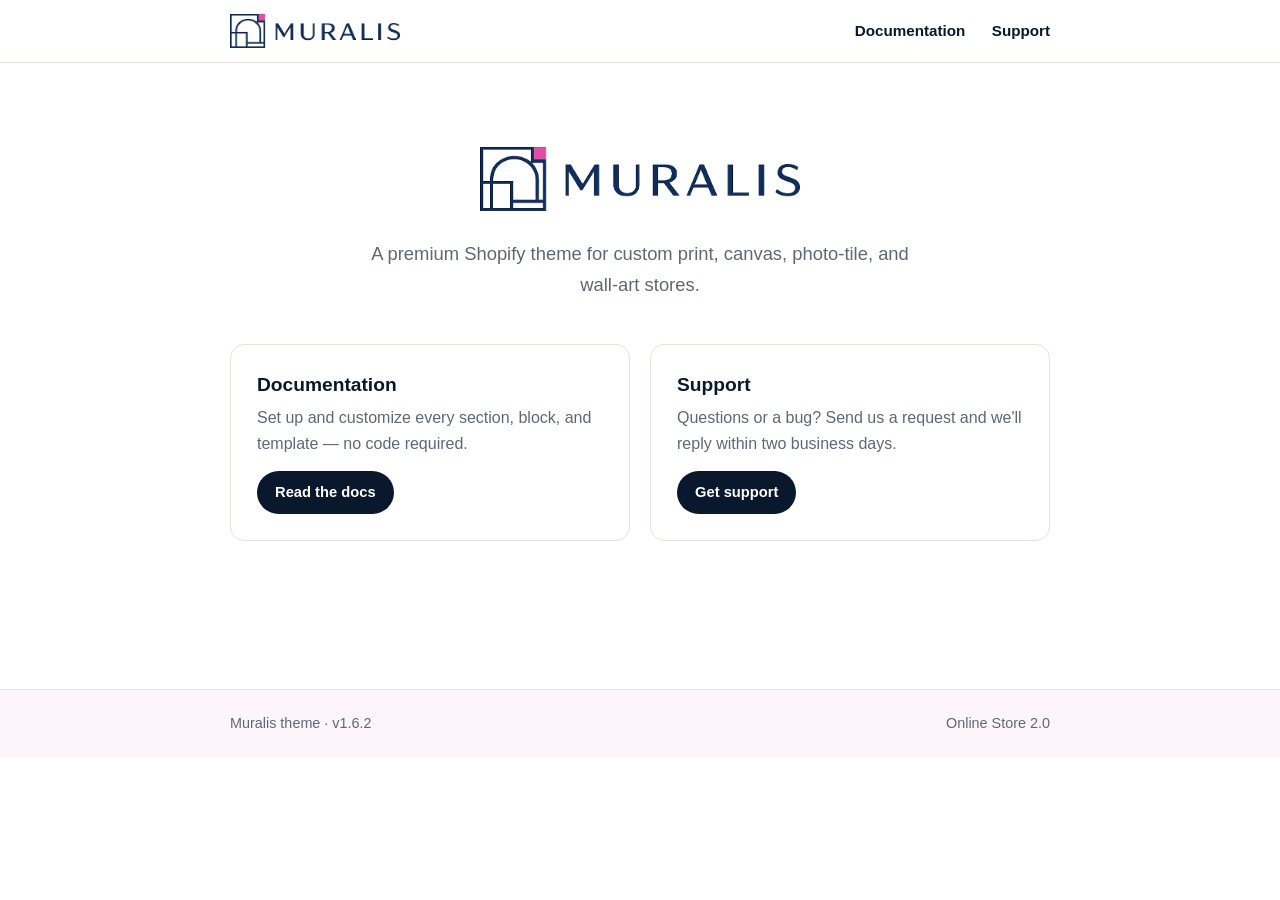
<file: index.html>
<!doctype html>
<html lang="en">
<head>
<meta charset="utf-8">
<meta name="viewport" content="width=device-width, initial-scale=1">
<title>Muralis — Shopify theme</title>
<meta name="description" content="Muralis — a premium Shopify theme for custom print, canvas, photo-tile, and wall-art stores. Documentation and support.">
<link rel="icon" type="image/png" href="favicon.png">
<link rel="stylesheet" href="styles.css">
</head>
<body>
<header class="site-header"><div class="inner">
  <a href="index.html"><img src="muralis-logo.png" alt="Muralis"></a>
  <nav class="site-nav"><a href="documentation.html">Documentation</a> <a href="support.html">Support</a></nav>
</div></header>
<main>
<section class="hero">
  <img src="muralis-logo.png" alt="Muralis">
  <p class="tag">A premium Shopify theme for custom print, canvas, photo-tile, and wall-art stores.</p>
</section>
<div class="cards">
  <div class="card">
    <h3>Documentation</h3>
    <p>Set up and customize every section, block, and template — no code required.</p>
    <a class="btn" href="documentation.html">Read the docs</a>
  </div>
  <div class="card">
    <h3>Support</h3>
    <p>Questions or a bug? Send us a request and we'll reply within two business days.</p>
    <a class="btn" href="support.html">Get support</a>
  </div>
</div>
</main>
<footer class="site-footer"><div class="inner">
  <span>Muralis theme · v1.6.2</span>
  <span>Online Store 2.0</span>
</div></footer>
</body>
</html>
</file>
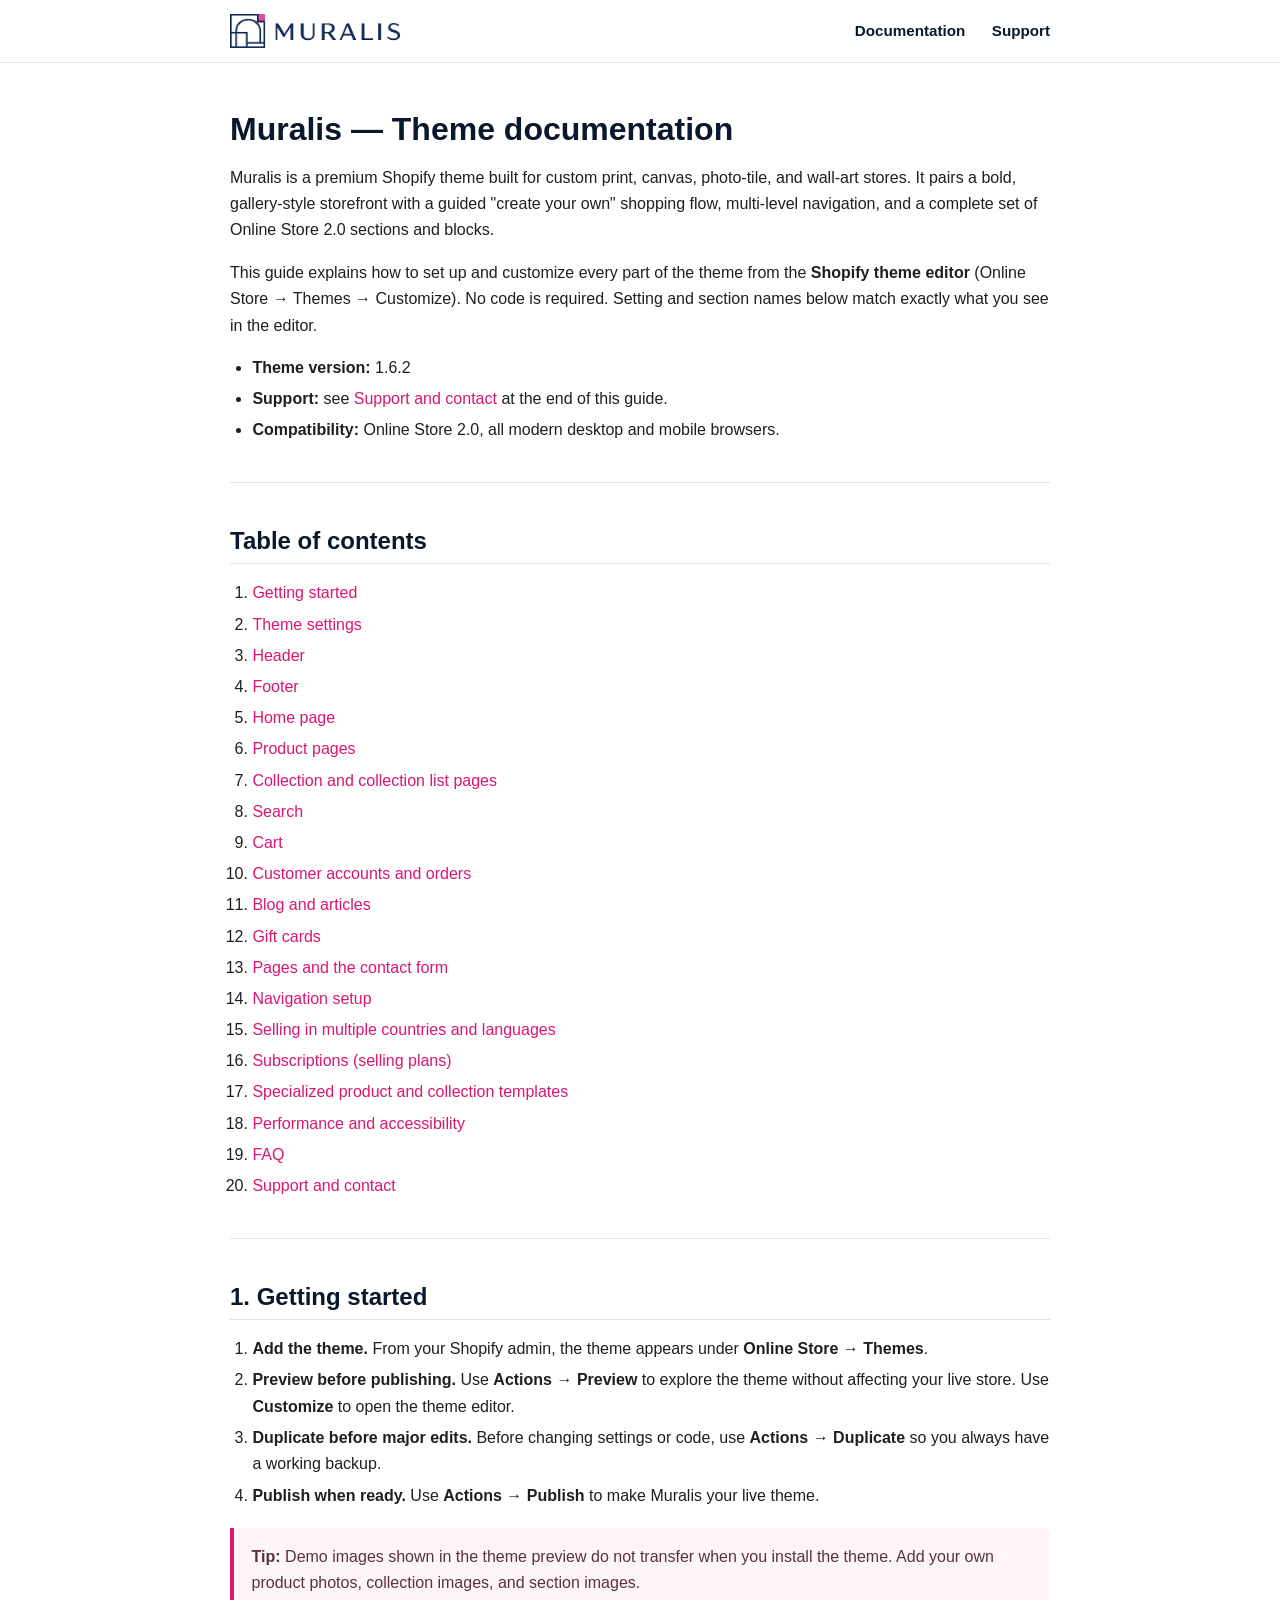
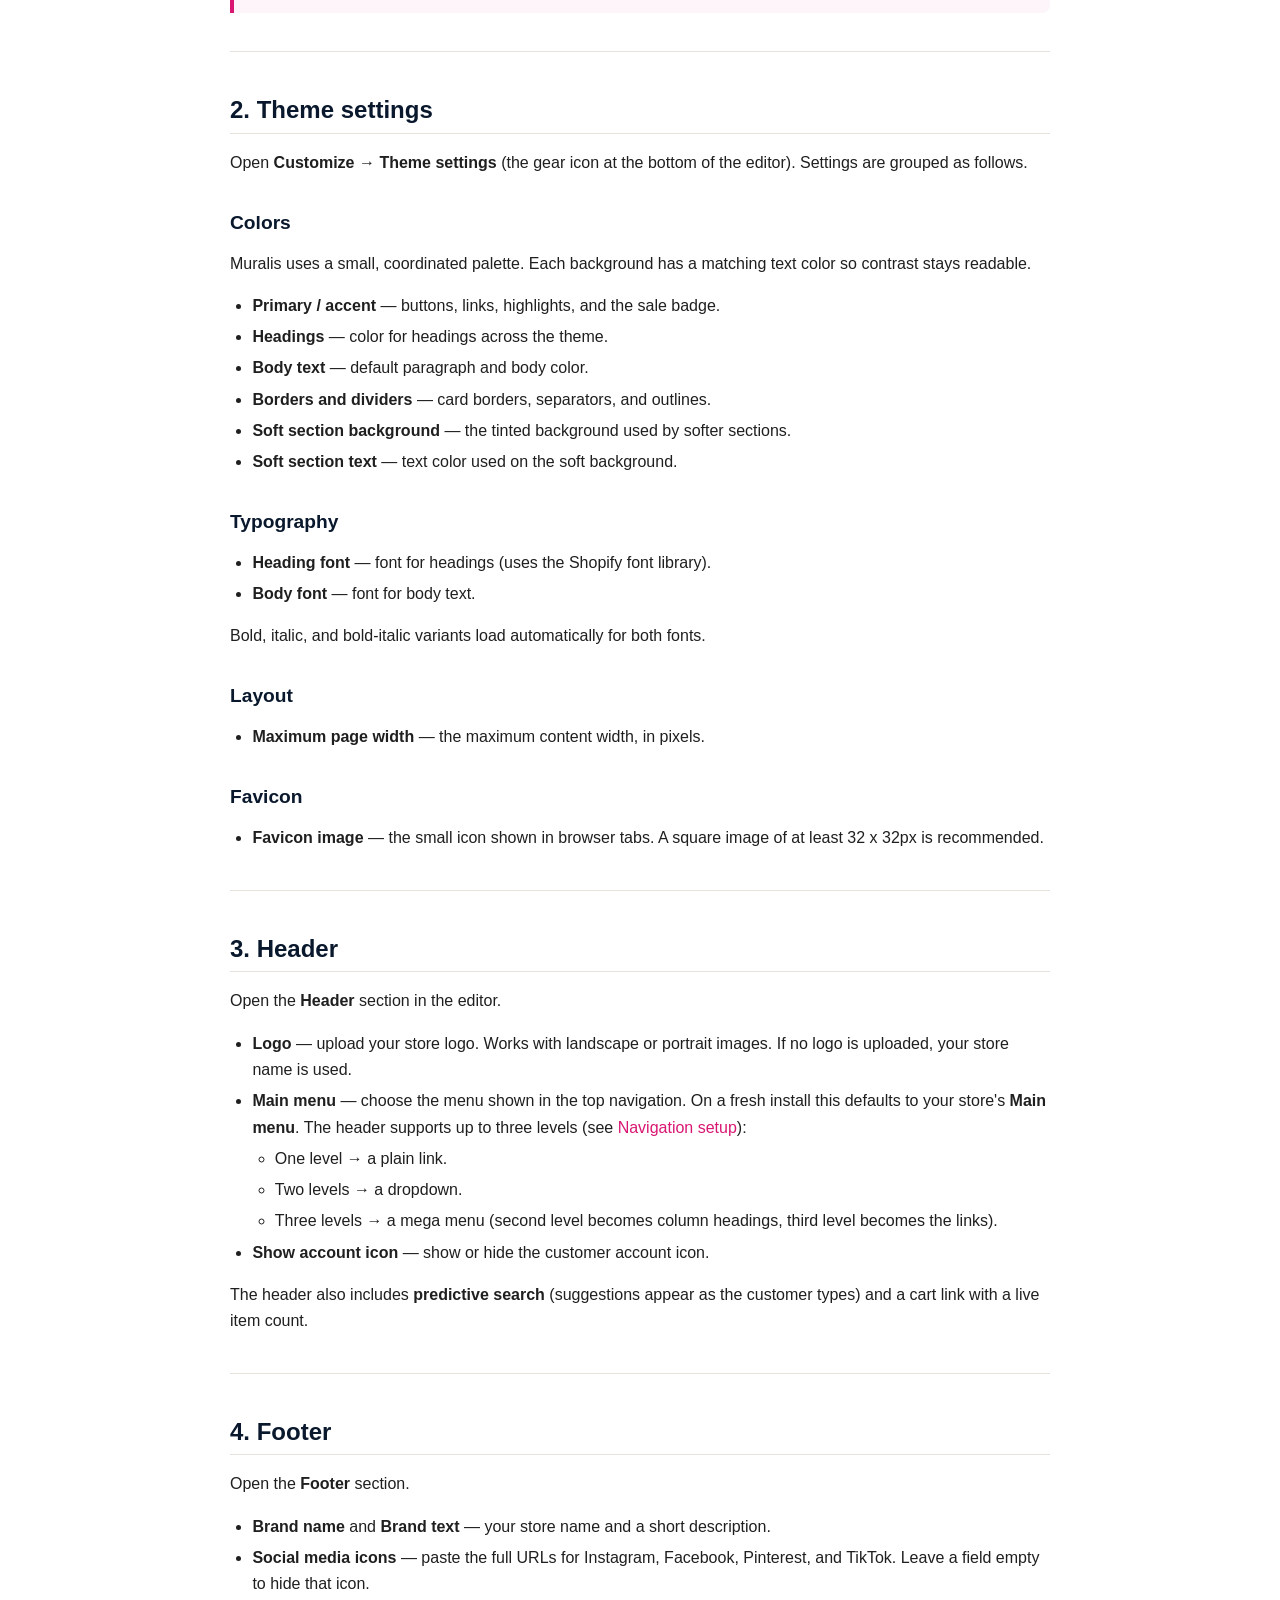
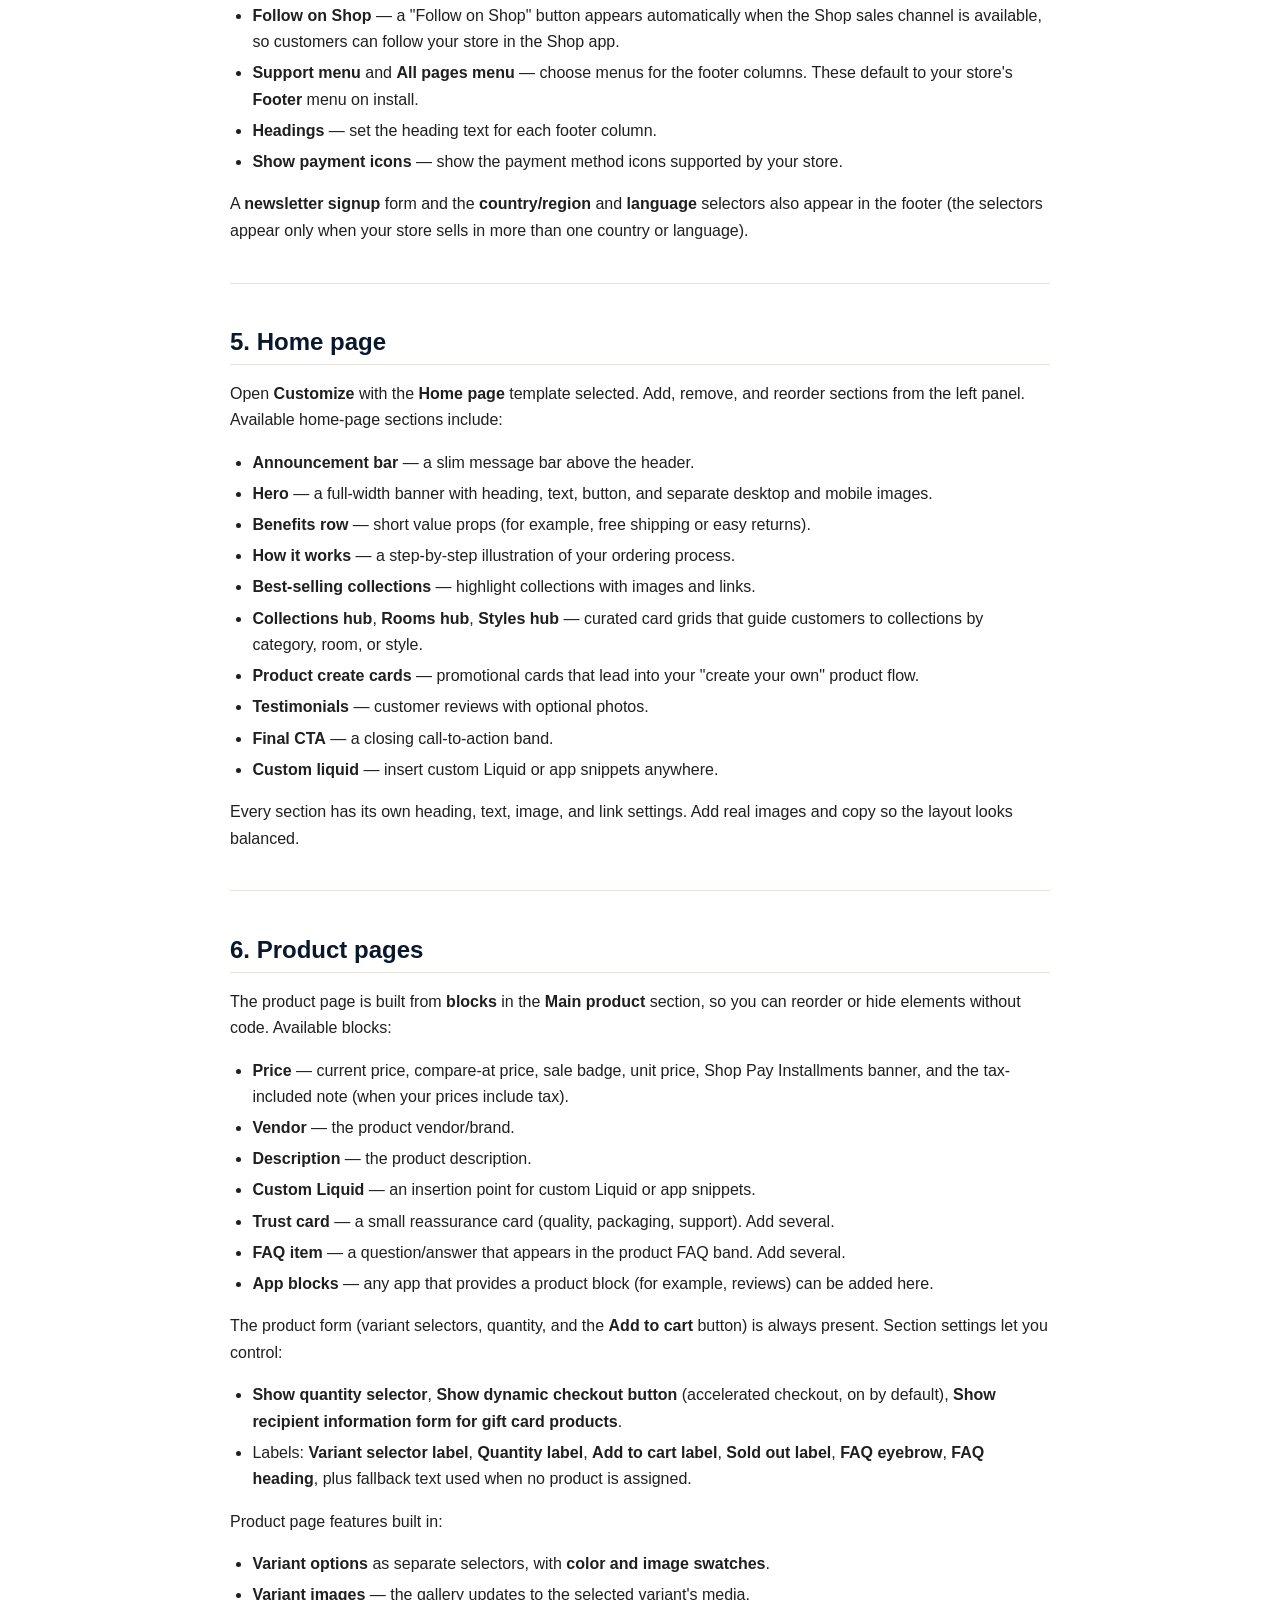
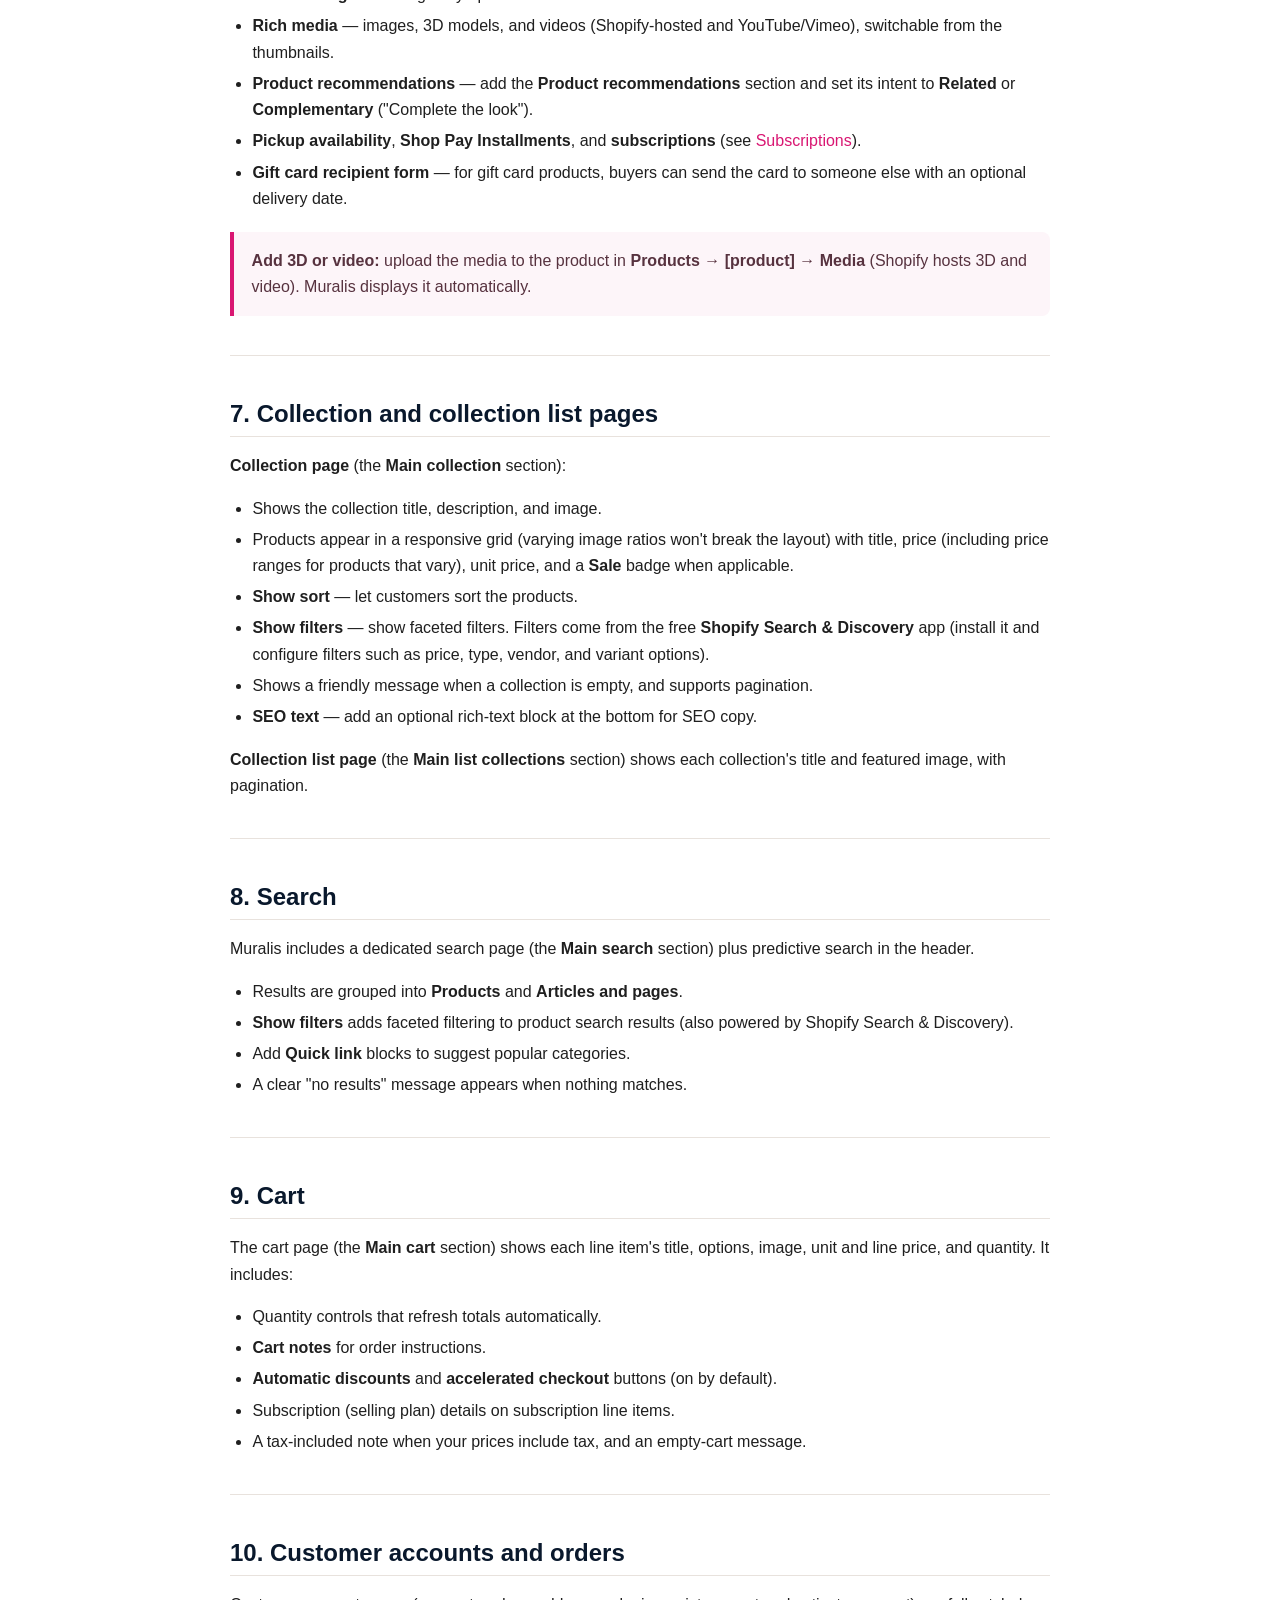
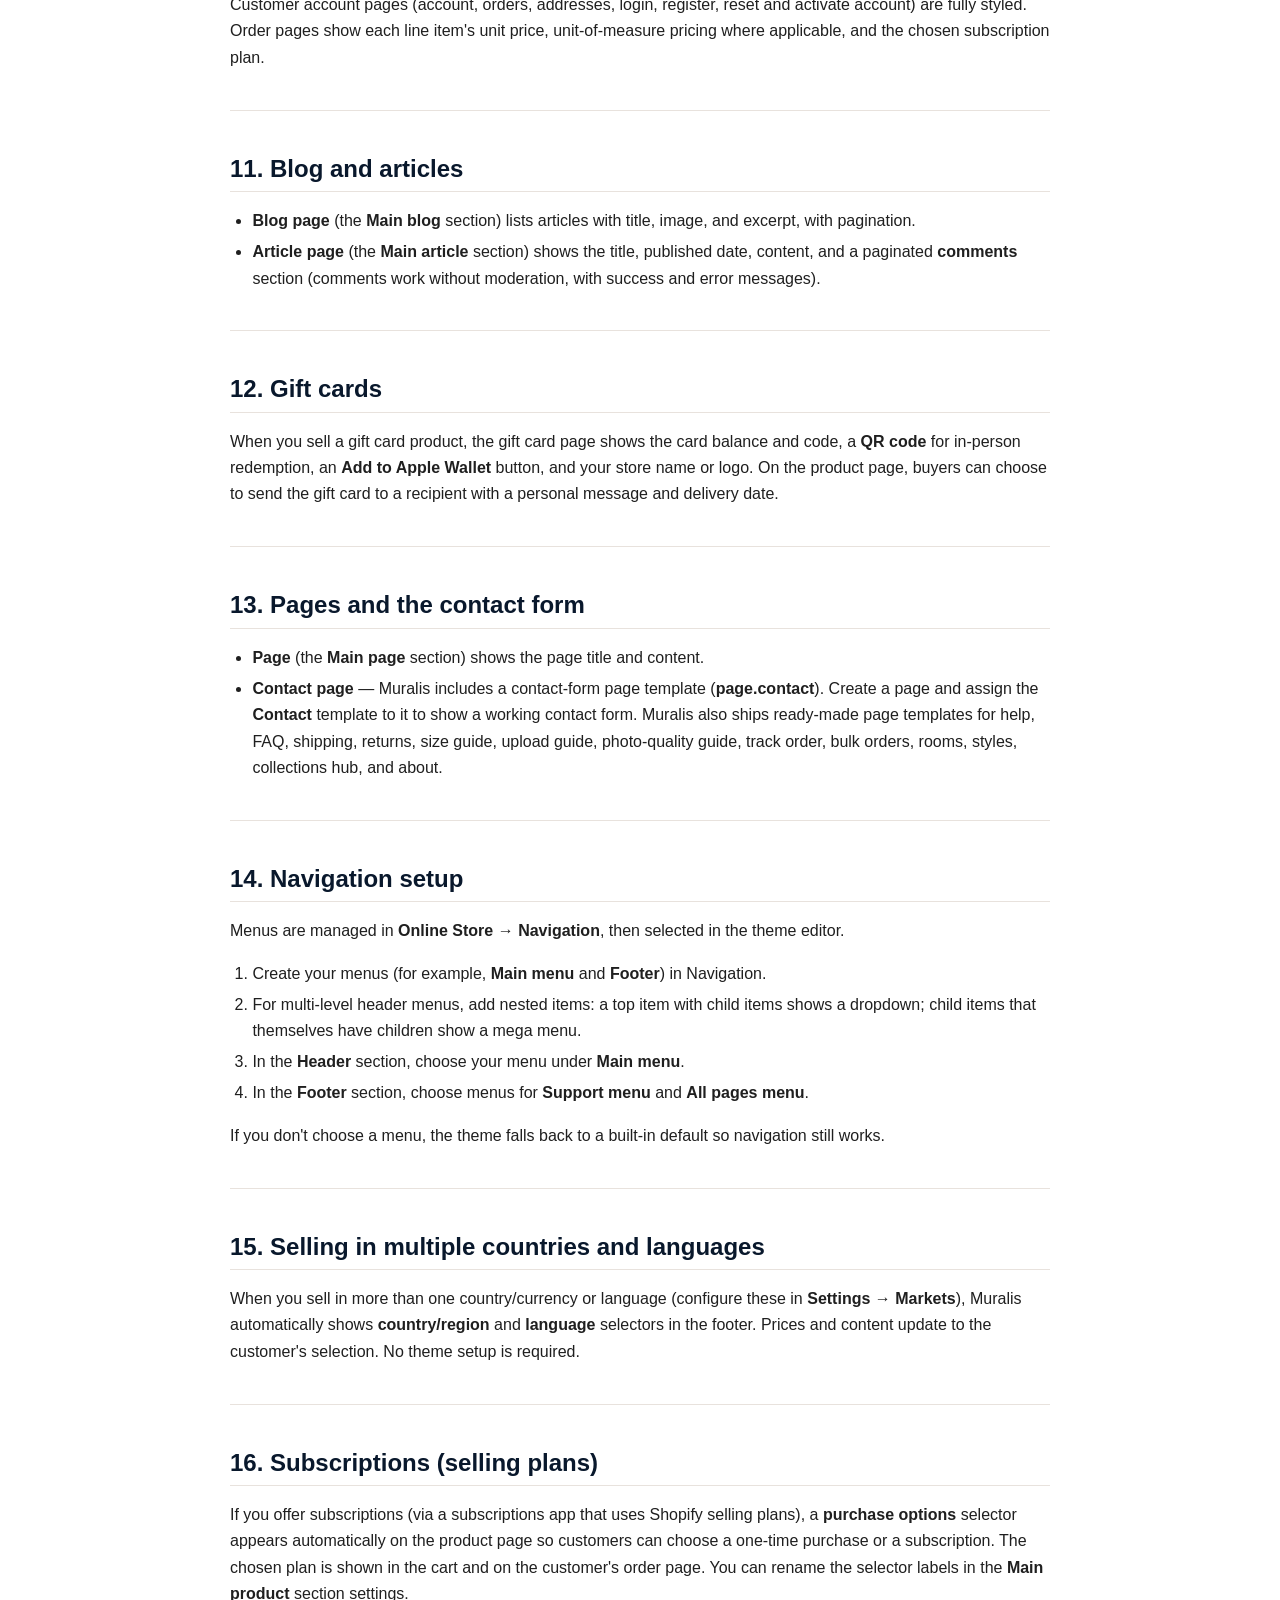
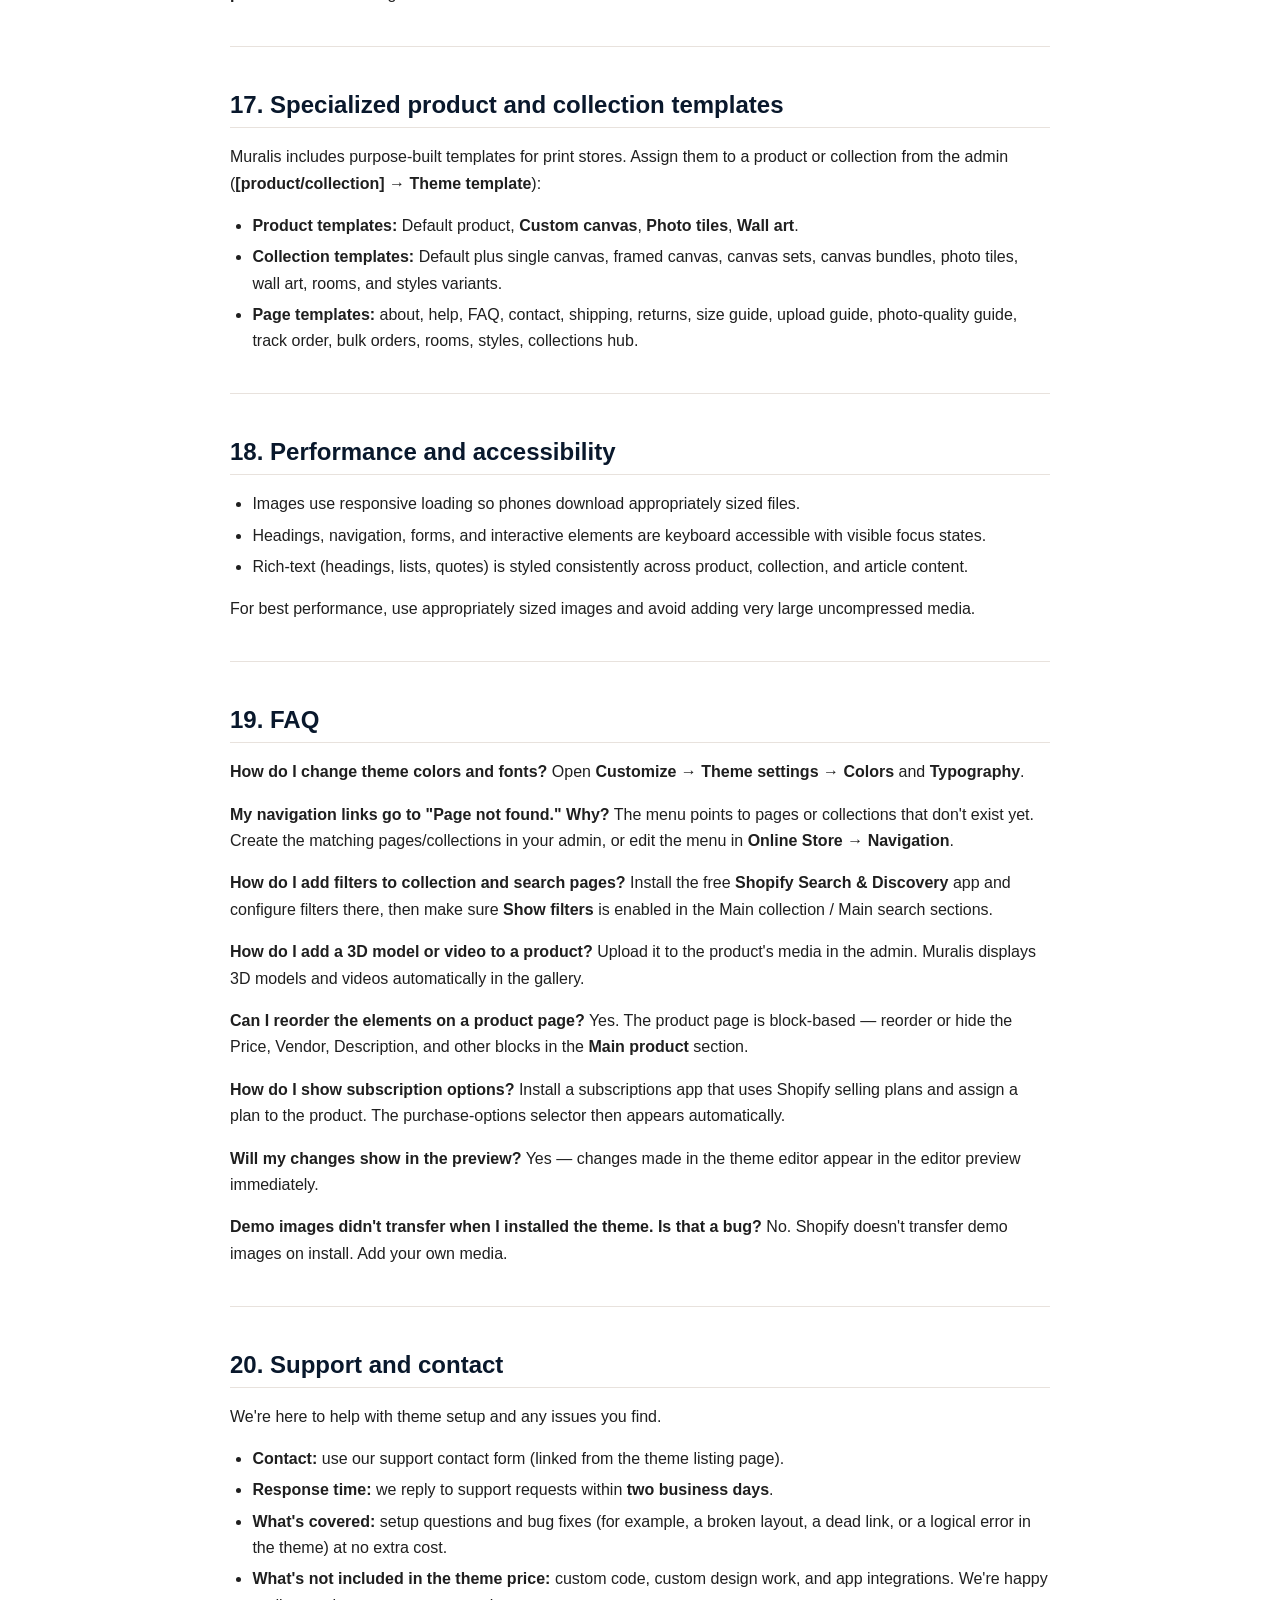
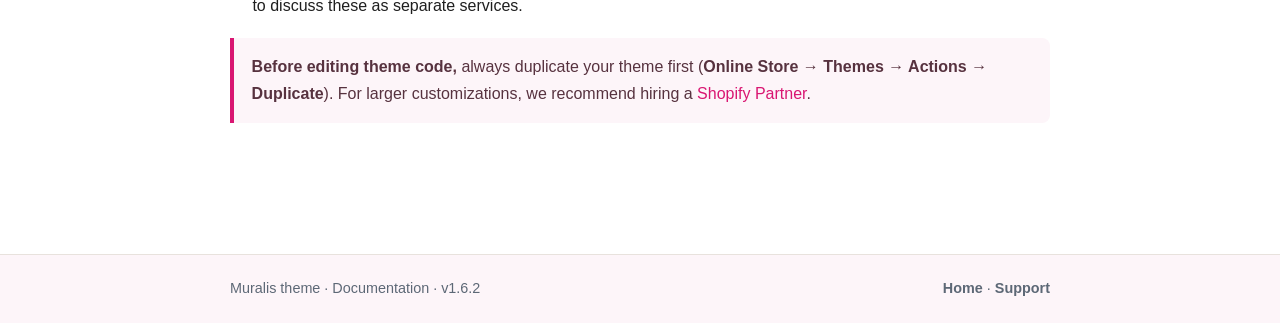
<file: documentation.html>
<!doctype html>
<html lang="en">
<head>
<meta charset="utf-8">
<meta name="viewport" content="width=device-width, initial-scale=1">
<title>Muralis theme — Documentation</title>
<meta name="description" content="Setup and customization guide for the Muralis Shopify theme — every section, setting, and template.">
<link rel="icon" type="image/png" href="favicon.png">
<link rel="stylesheet" href="styles.css">
</head>
<body>
<header class="site-header"><div class="inner">
  <a href="index.html"><img src="muralis-logo.png" alt="Muralis"></a>
  <nav class="site-nav"><a href="documentation.html">Documentation</a> <a href="support.html">Support</a></nav>
</div></header>
<main class="doc">
<h1>Muralis — Theme documentation</h1>
<p>Muralis is a premium Shopify theme built for custom print, canvas, photo-tile, and
wall-art stores. It pairs a bold, gallery-style storefront with a guided
&quot;create your own&quot; shopping flow, multi-level navigation, and a complete set of
Online Store 2.0 sections and blocks.</p>
<p>This guide explains how to set up and customize every part of the theme from the
<strong>Shopify theme editor</strong> (Online Store → Themes → Customize). No code is required.
Setting and section names below match exactly what you see in the editor.</p>
<ul>
<li><strong>Theme version:</strong> 1.6.2</li>
<li><strong>Support:</strong> see <a href="#support-and-contact">Support and contact</a> at the end of this guide.</li>
<li><strong>Compatibility:</strong> Online Store 2.0, all modern desktop and mobile browsers.</li>
</ul>
<hr>
<h2>Table of contents</h2>
<ol>
<li><a href="#1-getting-started">Getting started</a></li>
<li><a href="#2-theme-settings">Theme settings</a></li>
<li><a href="#3-header">Header</a></li>
<li><a href="#4-footer">Footer</a></li>
<li><a href="#5-home-page">Home page</a></li>
<li><a href="#6-product-pages">Product pages</a></li>
<li><a href="#7-collection-and-collection-list-pages">Collection and collection list pages</a></li>
<li><a href="#8-search">Search</a></li>
<li><a href="#9-cart">Cart</a></li>
<li><a href="#10-customer-accounts-and-orders">Customer accounts and orders</a></li>
<li><a href="#11-blog-and-articles">Blog and articles</a></li>
<li><a href="#12-gift-cards">Gift cards</a></li>
<li><a href="#13-pages-and-the-contact-form">Pages and the contact form</a></li>
<li><a href="#14-navigation-setup">Navigation setup</a></li>
<li><a href="#15-selling-in-multiple-countries-and-languages">Selling in multiple countries and languages</a></li>
<li><a href="#16-subscriptions-selling-plans">Subscriptions (selling plans)</a></li>
<li><a href="#17-specialized-product-and-collection-templates">Specialized product and collection templates</a></li>
<li><a href="#18-performance-and-accessibility">Performance and accessibility</a></li>
<li><a href="#19-faq">FAQ</a></li>
<li><a href="#20-support-and-contact">Support and contact</a></li>
</ol>
<hr>
<h2>1. Getting started</h2>
<ol>
<li><strong>Add the theme.</strong> From your Shopify admin, the theme appears under
<strong>Online Store → Themes</strong>.</li>
<li><strong>Preview before publishing.</strong> Use <strong>Actions → Preview</strong> to explore the theme
without affecting your live store. Use <strong>Customize</strong> to open the theme editor.</li>
<li><strong>Duplicate before major edits.</strong> Before changing settings or code, use
<strong>Actions → Duplicate</strong> so you always have a working backup.</li>
<li><strong>Publish when ready.</strong> Use <strong>Actions → Publish</strong> to make Muralis your live theme.</li>
</ol>
<blockquote>
<p><strong>Tip:</strong> Demo images shown in the theme preview do not transfer when you install
the theme. Add your own product photos, collection images, and section images.</p>
</blockquote>
<hr>
<h2>2. Theme settings</h2>
<p>Open <strong>Customize → Theme settings</strong> (the gear icon at the bottom of the editor).
Settings are grouped as follows.</p>
<h3>Colors</h3>
<p>Muralis uses a small, coordinated palette. Each background has a matching text color
so contrast stays readable.</p>
<ul>
<li><strong>Primary / accent</strong> — buttons, links, highlights, and the sale badge.</li>
<li><strong>Headings</strong> — color for headings across the theme.</li>
<li><strong>Body text</strong> — default paragraph and body color.</li>
<li><strong>Borders and dividers</strong> — card borders, separators, and outlines.</li>
<li><strong>Soft section background</strong> — the tinted background used by softer sections.</li>
<li><strong>Soft section text</strong> — text color used on the soft background.</li>
</ul>
<h3>Typography</h3>
<ul>
<li><strong>Heading font</strong> — font for headings (uses the Shopify font library).</li>
<li><strong>Body font</strong> — font for body text.</li>
</ul>
<p>Bold, italic, and bold-italic variants load automatically for both fonts.</p>
<h3>Layout</h3>
<ul>
<li><strong>Maximum page width</strong> — the maximum content width, in pixels.</li>
</ul>
<h3>Favicon</h3>
<ul>
<li><strong>Favicon image</strong> — the small icon shown in browser tabs. A square image of at
least 32 x 32px is recommended.</li>
</ul>
<hr>
<h2>3. Header</h2>
<p>Open the <strong>Header</strong> section in the editor.</p>
<ul>
<li><strong>Logo</strong> — upload your store logo. Works with landscape or portrait images. If no
logo is uploaded, your store name is used.</li>
<li><strong>Main menu</strong> — choose the menu shown in the top navigation. On a fresh install
this defaults to your store&#39;s <strong>Main menu</strong>. The header supports up to three
levels (see <a href="#14-navigation-setup">Navigation setup</a>):<ul>
<li>One level → a plain link.</li>
<li>Two levels → a dropdown.</li>
<li>Three levels → a mega menu (second level becomes column headings, third level
becomes the links).</li>
</ul>
</li>
<li><strong>Show account icon</strong> — show or hide the customer account icon.</li>
</ul>
<p>The header also includes <strong>predictive search</strong> (suggestions appear as the customer
types) and a cart link with a live item count.</p>
<hr>
<h2>4. Footer</h2>
<p>Open the <strong>Footer</strong> section.</p>
<ul>
<li><strong>Brand name</strong> and <strong>Brand text</strong> — your store name and a short description.</li>
<li><strong>Social media icons</strong> — paste the full URLs for Instagram, Facebook, Pinterest,
and TikTok. Leave a field empty to hide that icon.</li>
<li><strong>Follow on Shop</strong> — a &quot;Follow on Shop&quot; button appears automatically when the Shop
sales channel is available, so customers can follow your store in the Shop app.</li>
<li><strong>Support menu</strong> and <strong>All pages menu</strong> — choose menus for the footer columns.
These default to your store&#39;s <strong>Footer</strong> menu on install.</li>
<li><strong>Headings</strong> — set the heading text for each footer column.</li>
<li><strong>Show payment icons</strong> — show the payment method icons supported by your store.</li>
</ul>
<p>A <strong>newsletter signup</strong> form and the <strong>country/region</strong> and <strong>language</strong> selectors
also appear in the footer (the selectors appear only when your store sells in more
than one country or language).</p>
<hr>
<h2>5. Home page</h2>
<p>Open <strong>Customize</strong> with the <strong>Home page</strong> template selected. Add, remove, and
reorder sections from the left panel. Available home-page sections include:</p>
<ul>
<li><strong>Announcement bar</strong> — a slim message bar above the header.</li>
<li><strong>Hero</strong> — a full-width banner with heading, text, button, and separate desktop
and mobile images.</li>
<li><strong>Benefits row</strong> — short value props (for example, free shipping or easy returns).</li>
<li><strong>How it works</strong> — a step-by-step illustration of your ordering process.</li>
<li><strong>Best-selling collections</strong> — highlight collections with images and links.</li>
<li><strong>Collections hub</strong>, <strong>Rooms hub</strong>, <strong>Styles hub</strong> — curated card grids that guide
customers to collections by category, room, or style.</li>
<li><strong>Product create cards</strong> — promotional cards that lead into your &quot;create your own&quot;
product flow.</li>
<li><strong>Testimonials</strong> — customer reviews with optional photos.</li>
<li><strong>Final CTA</strong> — a closing call-to-action band.</li>
<li><strong>Custom liquid</strong> — insert custom Liquid or app snippets anywhere.</li>
</ul>
<p>Every section has its own heading, text, image, and link settings. Add real images
and copy so the layout looks balanced.</p>
<hr>
<h2>6. Product pages</h2>
<p>The product page is built from <strong>blocks</strong> in the <strong>Main product</strong> section, so you can
reorder or hide elements without code. Available blocks:</p>
<ul>
<li><strong>Price</strong> — current price, compare-at price, sale badge, unit price, Shop Pay
Installments banner, and the tax-included note (when your prices include tax).</li>
<li><strong>Vendor</strong> — the product vendor/brand.</li>
<li><strong>Description</strong> — the product description.</li>
<li><strong>Custom Liquid</strong> — an insertion point for custom Liquid or app snippets.</li>
<li><strong>Trust card</strong> — a small reassurance card (quality, packaging, support). Add several.</li>
<li><strong>FAQ item</strong> — a question/answer that appears in the product FAQ band. Add several.</li>
<li><strong>App blocks</strong> — any app that provides a product block (for example, reviews) can
be added here.</li>
</ul>
<p>The product form (variant selectors, quantity, and the <strong>Add to cart</strong> button) is
always present. Section settings let you control:</p>
<ul>
<li><strong>Show quantity selector</strong>, <strong>Show dynamic checkout button</strong> (accelerated checkout,
on by default), <strong>Show recipient information form for gift card products</strong>.</li>
<li>Labels: <strong>Variant selector label</strong>, <strong>Quantity label</strong>, <strong>Add to cart label</strong>,
<strong>Sold out label</strong>, <strong>FAQ eyebrow</strong>, <strong>FAQ heading</strong>, plus fallback text used when
no product is assigned.</li>
</ul>
<p>Product page features built in:</p>
<ul>
<li><strong>Variant options</strong> as separate selectors, with <strong>color and image swatches</strong>.</li>
<li><strong>Variant images</strong> — the gallery updates to the selected variant&#39;s media.</li>
<li><strong>Rich media</strong> — images, 3D models, and videos (Shopify-hosted and YouTube/Vimeo),
switchable from the thumbnails.</li>
<li><strong>Product recommendations</strong> — add the <strong>Product recommendations</strong> section and set
its intent to <strong>Related</strong> or <strong>Complementary</strong> (&quot;Complete the look&quot;).</li>
<li><strong>Pickup availability</strong>, <strong>Shop Pay Installments</strong>, and <strong>subscriptions</strong> (see
<a href="#16-subscriptions-selling-plans">Subscriptions</a>).</li>
<li><strong>Gift card recipient form</strong> — for gift card products, buyers can send the card to
someone else with an optional delivery date.</li>
</ul>
<blockquote>
<p><strong>Add 3D or video:</strong> upload the media to the product in <strong>Products → [product] →
Media</strong> (Shopify hosts 3D and video). Muralis displays it automatically.</p>
</blockquote>
<hr>
<h2>7. Collection and collection list pages</h2>
<p><strong>Collection page</strong> (the <strong>Main collection</strong> section):</p>
<ul>
<li>Shows the collection title, description, and image.</li>
<li>Products appear in a responsive grid (varying image ratios won&#39;t break the layout)
with title, price (including price ranges for products that vary), unit price, and a
<strong>Sale</strong> badge when applicable.</li>
<li><strong>Show sort</strong> — let customers sort the products.</li>
<li><strong>Show filters</strong> — show faceted filters. Filters come from the free
<strong>Shopify Search &amp; Discovery</strong> app (install it and configure filters such as price,
type, vendor, and variant options).</li>
<li>Shows a friendly message when a collection is empty, and supports pagination.</li>
<li><strong>SEO text</strong> — add an optional rich-text block at the bottom for SEO copy.</li>
</ul>
<p><strong>Collection list page</strong> (the <strong>Main list collections</strong> section) shows each
collection&#39;s title and featured image, with pagination.</p>
<hr>
<h2>8. Search</h2>
<p>Muralis includes a dedicated search page (the <strong>Main search</strong> section) plus predictive
search in the header.</p>
<ul>
<li>Results are grouped into <strong>Products</strong> and <strong>Articles and pages</strong>.</li>
<li><strong>Show filters</strong> adds faceted filtering to product search results (also powered by
Shopify Search &amp; Discovery).</li>
<li>Add <strong>Quick link</strong> blocks to suggest popular categories.</li>
<li>A clear &quot;no results&quot; message appears when nothing matches.</li>
</ul>
<hr>
<h2>9. Cart</h2>
<p>The cart page (the <strong>Main cart</strong> section) shows each line item&#39;s title, options,
image, unit and line price, and quantity. It includes:</p>
<ul>
<li>Quantity controls that refresh totals automatically.</li>
<li><strong>Cart notes</strong> for order instructions.</li>
<li><strong>Automatic discounts</strong> and <strong>accelerated checkout</strong> buttons (on by default).</li>
<li>Subscription (selling plan) details on subscription line items.</li>
<li>A tax-included note when your prices include tax, and an empty-cart message.</li>
</ul>
<hr>
<h2>10. Customer accounts and orders</h2>
<p>Customer account pages (account, orders, addresses, login, register, reset and
activate account) are fully styled. Order pages show each line item&#39;s unit price,
unit-of-measure pricing where applicable, and the chosen subscription plan.</p>
<hr>
<h2>11. Blog and articles</h2>
<ul>
<li><strong>Blog page</strong> (the <strong>Main blog</strong> section) lists articles with title, image, and
excerpt, with pagination.</li>
<li><strong>Article page</strong> (the <strong>Main article</strong> section) shows the title, published date,
content, and a paginated <strong>comments</strong> section (comments work without moderation,
with success and error messages).</li>
</ul>
<hr>
<h2>12. Gift cards</h2>
<p>When you sell a gift card product, the gift card page shows the card balance and
code, a <strong>QR code</strong> for in-person redemption, an <strong>Add to Apple Wallet</strong> button, and
your store name or logo. On the product page, buyers can choose to send the gift card
to a recipient with a personal message and delivery date.</p>
<hr>
<h2>13. Pages and the contact form</h2>
<ul>
<li><strong>Page</strong> (the <strong>Main page</strong> section) shows the page title and content.</li>
<li><strong>Contact page</strong> — Muralis includes a contact-form page template (<strong>page.contact</strong>).
Create a page and assign the <strong>Contact</strong> template to it to show a working contact
form. Muralis also ships ready-made page templates for help, FAQ, shipping, returns,
size guide, upload guide, photo-quality guide, track order, bulk orders, rooms,
styles, collections hub, and about.</li>
</ul>
<hr>
<h2>14. Navigation setup</h2>
<p>Menus are managed in <strong>Online Store → Navigation</strong>, then selected in the theme editor.</p>
<ol>
<li>Create your menus (for example, <strong>Main menu</strong> and <strong>Footer</strong>) in Navigation.</li>
<li>For multi-level header menus, add nested items: a top item with child items shows
a dropdown; child items that themselves have children show a mega menu.</li>
<li>In the <strong>Header</strong> section, choose your menu under <strong>Main menu</strong>.</li>
<li>In the <strong>Footer</strong> section, choose menus for <strong>Support menu</strong> and <strong>All pages menu</strong>.</li>
</ol>
<p>If you don&#39;t choose a menu, the theme falls back to a built-in default so navigation
still works.</p>
<hr>
<h2>15. Selling in multiple countries and languages</h2>
<p>When you sell in more than one country/currency or language (configure these in
<strong>Settings → Markets</strong>), Muralis automatically shows <strong>country/region</strong> and
<strong>language</strong> selectors in the footer. Prices and content update to the customer&#39;s
selection. No theme setup is required.</p>
<hr>
<h2>16. Subscriptions (selling plans)</h2>
<p>If you offer subscriptions (via a subscriptions app that uses Shopify selling plans),
a <strong>purchase options</strong> selector appears automatically on the product page so
customers can choose a one-time purchase or a subscription. The chosen plan is shown
in the cart and on the customer&#39;s order page. You can rename the selector labels in
the <strong>Main product</strong> section settings.</p>
<hr>
<h2>17. Specialized product and collection templates</h2>
<p>Muralis includes purpose-built templates for print stores. Assign them to a product or
collection from the admin (<strong>[product/collection] → Theme template</strong>):</p>
<ul>
<li><strong>Product templates:</strong> Default product, <strong>Custom canvas</strong>, <strong>Photo tiles</strong>,
<strong>Wall art</strong>.</li>
<li><strong>Collection templates:</strong> Default plus single canvas, framed canvas, canvas sets,
canvas bundles, photo tiles, wall art, rooms, and styles variants.</li>
<li><strong>Page templates:</strong> about, help, FAQ, contact, shipping, returns, size guide,
upload guide, photo-quality guide, track order, bulk orders, rooms, styles,
collections hub.</li>
</ul>
<hr>
<h2>18. Performance and accessibility</h2>
<ul>
<li>Images use responsive loading so phones download appropriately sized files.</li>
<li>Headings, navigation, forms, and interactive elements are keyboard accessible with
visible focus states.</li>
<li>Rich-text (headings, lists, quotes) is styled consistently across product,
collection, and article content.</li>
</ul>
<p>For best performance, use appropriately sized images and avoid adding very large
uncompressed media.</p>
<hr>
<h2>19. FAQ</h2>
<p><strong>How do I change theme colors and fonts?</strong>
Open <strong>Customize → Theme settings → Colors</strong> and <strong>Typography</strong>.</p>
<p><strong>My navigation links go to &quot;Page not found.&quot; Why?</strong>
The menu points to pages or collections that don&#39;t exist yet. Create the matching
pages/collections in your admin, or edit the menu in <strong>Online Store → Navigation</strong>.</p>
<p><strong>How do I add filters to collection and search pages?</strong>
Install the free <strong>Shopify Search &amp; Discovery</strong> app and configure filters there, then
make sure <strong>Show filters</strong> is enabled in the Main collection / Main search sections.</p>
<p><strong>How do I add a 3D model or video to a product?</strong>
Upload it to the product&#39;s media in the admin. Muralis displays 3D models and videos
automatically in the gallery.</p>
<p><strong>Can I reorder the elements on a product page?</strong>
Yes. The product page is block-based — reorder or hide the Price, Vendor,
Description, and other blocks in the <strong>Main product</strong> section.</p>
<p><strong>How do I show subscription options?</strong>
Install a subscriptions app that uses Shopify selling plans and assign a plan to the
product. The purchase-options selector then appears automatically.</p>
<p><strong>Will my changes show in the preview?</strong>
Yes — changes made in the theme editor appear in the editor preview immediately.</p>
<p><strong>Demo images didn&#39;t transfer when I installed the theme. Is that a bug?</strong>
No. Shopify doesn&#39;t transfer demo images on install. Add your own media.</p>
<hr>
<h2>20. Support and contact</h2>
<p>We&#39;re here to help with theme setup and any issues you find.</p>
<ul>
<li><strong>Contact:</strong> use our support contact form (linked from the theme listing page).</li>
<li><strong>Response time:</strong> we reply to support requests within <strong>two business days</strong>.</li>
<li><strong>What&#39;s covered:</strong> setup questions and bug fixes (for example, a broken layout,
a dead link, or a logical error in the theme) at no extra cost.</li>
<li><strong>What&#39;s not included in the theme price:</strong> custom code, custom design work, and
app integrations. We&#39;re happy to discuss these as separate services.</li>
</ul>
<blockquote>
<p><strong>Before editing theme code,</strong> always duplicate your theme first
(<strong>Online Store → Themes → Actions → Duplicate</strong>). For larger customizations, we
recommend hiring a <a href="https://www.shopify.com/partners/directory">Shopify Partner</a>.</p>
</blockquote>
</main>
<footer class="site-footer"><div class="inner">
  <span>Muralis theme · Documentation · v1.6.2</span>
  <span><a href="index.html">Home</a> · <a href="support.html">Support</a></span>
</div></footer>
</body>
</html>
</file>
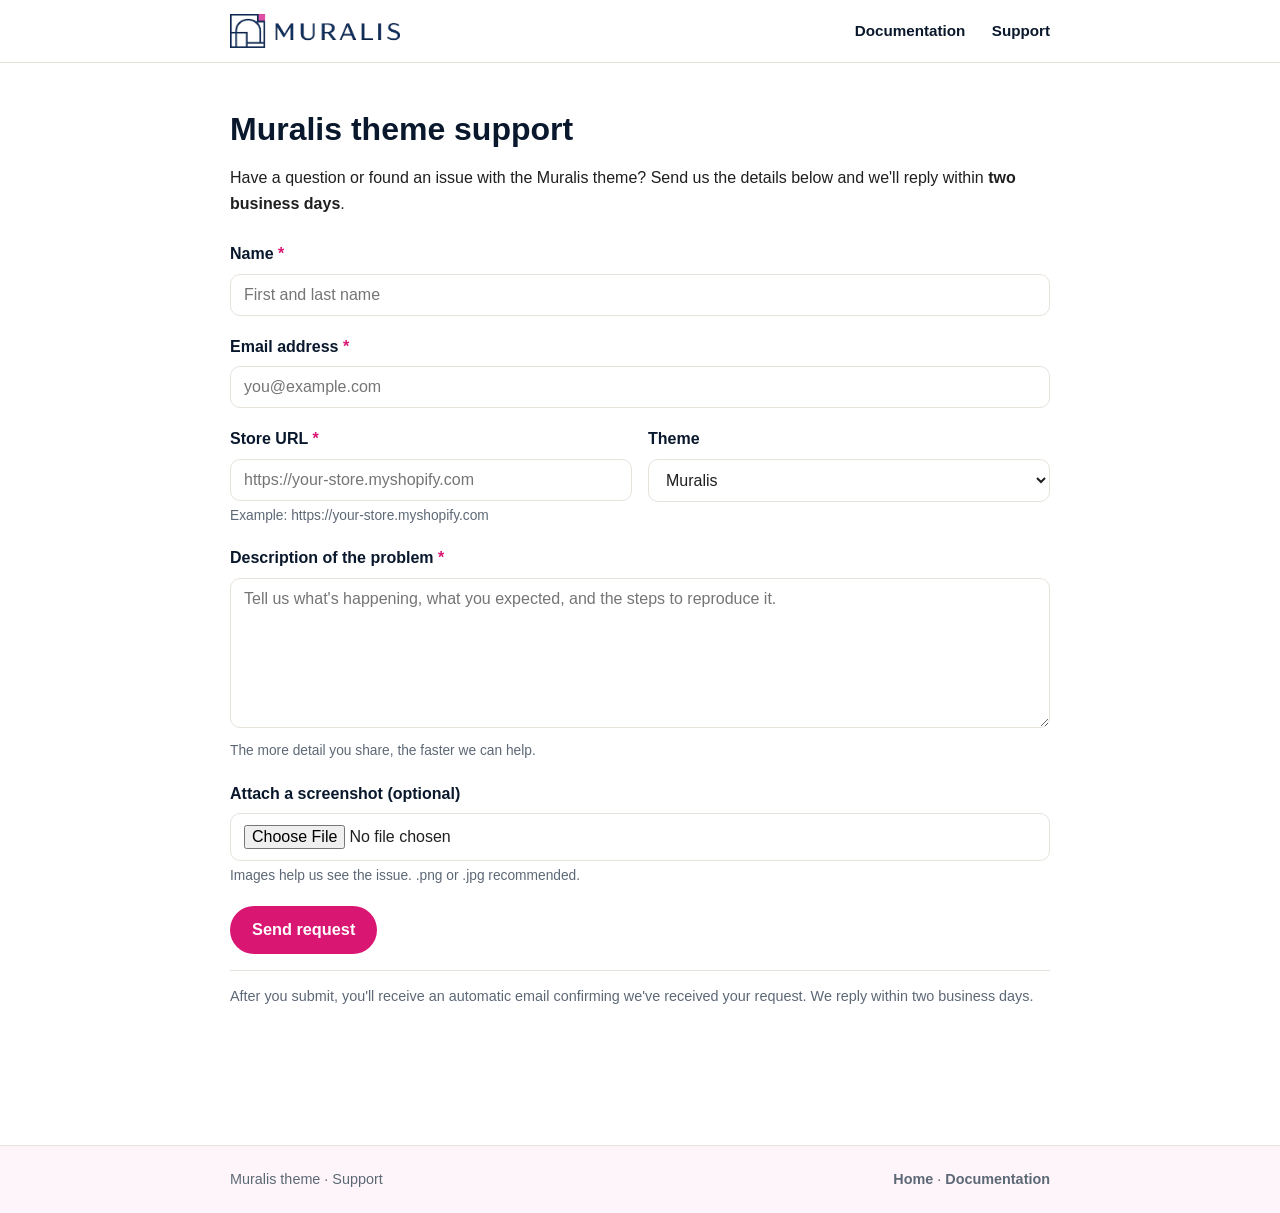
<file: support.html>
<!doctype html>
<html lang="en">
<head>
<meta charset="utf-8">
<meta name="viewport" content="width=device-width, initial-scale=1">
<title>Muralis theme — Support</title>
<meta name="description" content="Get help with the Muralis Shopify theme. Send a support request and we'll reply within two business days.">
<link rel="icon" type="image/png" href="favicon.png">
<link rel="stylesheet" href="styles.css">
</head>
<body>
<header class="site-header"><div class="inner">
  <a href="index.html"><img src="muralis-logo.png" alt="Muralis"></a>
  <nav class="site-nav"><a href="documentation.html">Documentation</a> <a href="support.html">Support</a></nav>
</div></header>
<main>
<h1>Muralis theme support</h1>
<p>Have a question or found an issue with the Muralis theme? Send us the details below and we'll reply within <strong>two business days</strong>.</p>

<!-- Backend: FormSubmit (no account). The FIRST submission sends a one-time activation
     email to the address below — click it once to enable delivery. -->
<form class="support" action="https://formsubmit.co/shameelzahid9@gmail.com" method="post" enctype="multipart/form-data">
  <input type="hidden" name="_subject" value="Muralis theme support request">
  <input type="hidden" name="_template" value="table">
  <input type="hidden" name="_autoresponse" value="Thanks for contacting Muralis theme support. We've received your message and will reply within two business days.">
  <input type="hidden" name="_next" value="https://shameelzahid9-commits.github.io/muralis-theme-docs/">
  <div class="field">
    <label for="name">Name <span class="req" aria-hidden="true">*</span></label>
    <input type="text" id="name" name="name" autocomplete="name" placeholder="First and last name" required>
  </div>
  <div class="field">
    <label for="email">Email address <span class="req" aria-hidden="true">*</span></label>
    <input type="email" id="email" name="email" autocomplete="email" placeholder="you@example.com" required>
  </div>
  <div class="row">
    <div class="field">
      <label for="store">Store URL <span class="req" aria-hidden="true">*</span></label>
      <input type="url" id="store" name="store_url" placeholder="https://your-store.myshopify.com" required>
      <span class="hint">Example: https://your-store.myshopify.com</span>
    </div>
    <div class="field">
      <label for="theme">Theme</label>
      <select id="theme" name="theme_name"><option value="Muralis" selected>Muralis</option></select>
    </div>
  </div>
  <div class="field">
    <label for="problem">Description of the problem <span class="req" aria-hidden="true">*</span></label>
    <textarea id="problem" name="message" placeholder="Tell us what's happening, what you expected, and the steps to reproduce it." required></textarea>
    <span class="hint">The more detail you share, the faster we can help.</span>
  </div>
  <div class="field">
    <label for="screenshot">Attach a screenshot (optional)</label>
    <input type="file" id="screenshot" name="attachment" accept="image/png,image/jpeg,image/gif,image/webp">
    <span class="hint">Images help us see the issue. .png or .jpg recommended.</span>
  </div>
  <button class="submit" type="submit">Send request</button>
  <p class="note">After you submit, you'll receive an automatic email confirming we've received your request. We reply within two business days.</p>
</form>
</main>
<footer class="site-footer"><div class="inner">
  <span>Muralis theme · Support</span>
  <span><a href="index.html">Home</a> · <a href="documentation.html">Documentation</a></span>
</div></footer>
</body>
</html>
</file>
<file: styles.css>
:root{
  --navy:#09182c;--magenta:#d91672;--magenta-dark:#b0125c;--text:#1f1f1f;--muted:#5d6876;
  --bg:#ffffff;--soft:#fdf5f9;--border:#e8e2dd;--maxw:860px;--radius:14px;
}
*{box-sizing:border-box}
html{scroll-behavior:smooth}
body{margin:0;background:var(--bg);color:var(--text);font-family:-apple-system,BlinkMacSystemFont,"Segoe UI",Roboto,Helvetica,Arial,sans-serif;line-height:1.65;-webkit-font-smoothing:antialiased}
a{color:var(--magenta);text-decoration:none}
a:hover{color:var(--magenta-dark);text-decoration:underline}
.site-header{border-bottom:1px solid var(--border);background:#fff;position:sticky;top:0;z-index:20}
.site-header .inner{max-width:var(--maxw);margin:0 auto;padding:14px 20px;display:flex;align-items:center;justify-content:space-between;gap:16px}
.site-header img{height:34px;width:auto;display:block}
.site-nav a{color:var(--navy);font-weight:600;font-size:.95rem;margin-left:22px}
.site-nav a:hover{color:var(--magenta);text-decoration:none}
main{max-width:var(--maxw);margin:0 auto;padding:36px 20px 72px}
h1,h2,h3,h4{color:var(--navy);line-height:1.25;font-weight:700;margin:1.8em 0 .5em}
h1{font-size:2rem;margin-top:.3em}
h2{font-size:1.5rem;padding-bottom:.3em;border-bottom:1px solid var(--border)}
h3{font-size:1.2rem}
p,li{font-size:1rem}
hr{border:0;border-top:1px solid var(--border);margin:2.4em 0}
blockquote{margin:1.2em 0;padding:.7em 1.1em;background:var(--soft);border-left:4px solid var(--magenta);border-radius:0 8px 8px 0;color:#57323f}
blockquote p{margin:.3em 0}
code{background:#f5eef2;padding:.15em .45em;border-radius:6px;font-size:.9em;font-family:ui-monospace,SFMono-Regular,Menlo,Consolas,monospace}
pre{background:#0d1b2e;color:#e9eef6;padding:16px;border-radius:10px;overflow:auto}
pre code{background:none;padding:0;color:inherit}
table{border-collapse:collapse;width:100%;margin:1.2em 0;font-size:.95rem}
th,td{border:1px solid var(--border);padding:8px 12px;text-align:left;vertical-align:top}
th{background:var(--soft);color:var(--navy)}
ul,ol{padding-left:1.4em}
li{margin:.3em 0}
img{max-width:100%}
.site-footer{border-top:1px solid var(--border);background:var(--soft);margin-top:40px}
.site-footer .inner{max-width:var(--maxw);margin:0 auto;padding:22px 20px;color:var(--muted);font-size:.9rem;display:flex;justify-content:space-between;flex-wrap:wrap;gap:8px}
.site-footer a{color:var(--muted);font-weight:600}
.hero{text-align:center;padding:48px 0 8px}
.hero img{height:64px;margin-bottom:20px}
.hero p.tag{font-size:1.15rem;color:var(--muted);max-width:560px;margin:0 auto}
.cards{display:grid;grid-template-columns:1fr 1fr;gap:20px;margin:36px 0}
.card{border:1px solid var(--border);border-radius:var(--radius);padding:26px;background:#fff;transition:border-color .15s,transform .15s}
.card:hover{border-color:var(--magenta);transform:translateY(-2px)}
.card h3{margin:.1em 0 .4em;color:var(--navy)}
.card p{color:var(--muted);margin:0 0 14px}
.card a.btn{display:inline-block;background:var(--navy);color:#fff;padding:9px 18px;border-radius:999px;font-weight:600;font-size:.92rem}
.card a.btn:hover{background:var(--magenta);text-decoration:none}
@media(max-width:600px){.cards{grid-template-columns:1fr}h1{font-size:1.6rem}h2{font-size:1.3rem}}
form.support{margin:1.5em 0}
.field{margin:0 0 18px}
.field label{display:block;font-weight:600;color:var(--navy);margin-bottom:6px}
.req{color:var(--magenta)}
.hint{display:block;color:var(--muted);font-size:.86rem;margin-top:4px}
.field input,.field select,.field textarea{width:100%;padding:11px 13px;font-size:1rem;color:var(--text);background:#fff;border:1px solid var(--border);border-radius:10px;font-family:inherit}
.field textarea{min-height:150px;resize:vertical}
.field input:focus,.field select:focus,.field textarea:focus{outline:2px solid var(--magenta);outline-offset:1px;border-color:var(--magenta)}
.row{display:grid;grid-template-columns:1fr 1fr;gap:16px}
@media(max-width:520px){.row{grid-template-columns:1fr}}
button.submit{appearance:none;border:0;cursor:pointer;background:var(--magenta);color:#fff;font-size:1.02rem;font-weight:700;padding:14px 22px;border-radius:999px;min-height:48px}
button.submit:hover{background:var(--magenta-dark)}
.note{margin-top:16px;color:var(--muted);font-size:.9rem;border-top:1px solid var(--border);padding-top:14px}
</file>
